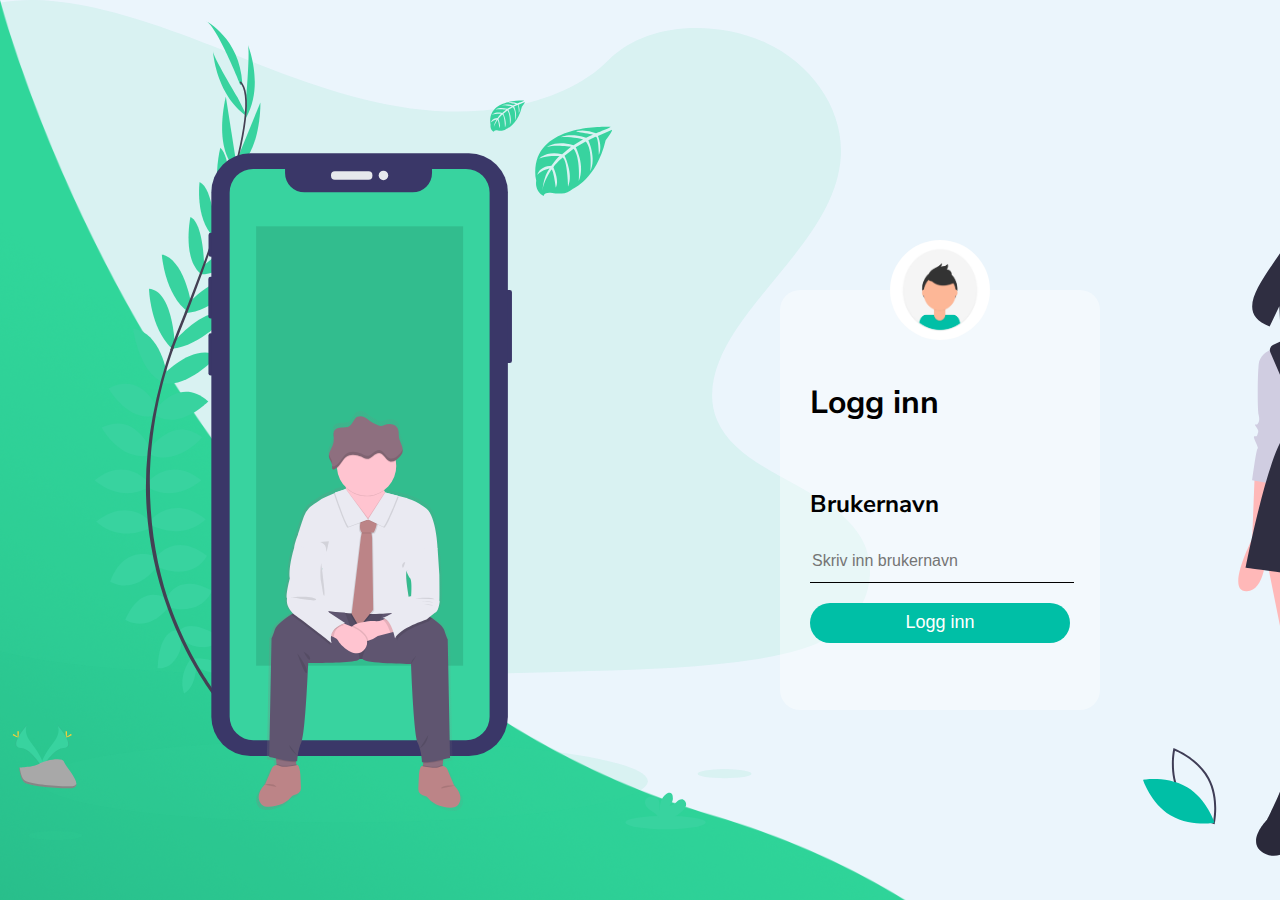
<file: index.html>
<!DOCTYPE html>
<html lang = "en">
<head>
    <title>FLINK | Innlogging</title>
    <meta charset = "utf-8">
    <link rel="stylesheet" type="text/css" href="css/login.css">
    <link rel="icon" href="favicon.ico" type="image/x-icon"/>
    <style>
        @import url('https://fonts.googleapis.com/css2?family=Nunito+Sans:ital@1&family=Roboto:ital,wght@1,500&display=swap');
    </style>
    <script>
    function passvalues()
        {
            var firstname=document.getElementById("txt").value;
            localStorage.setItem("textvalue",firstname);
            return false;
        }
    </script>
</head>
<body>
    <div id="loginMain">
        <div>
            <img src="./images/bg1.svg" alt="picture of man sitting in phone" class="bgdude">
        </div>
        <div>
            <img src="./images/collabpeeps2.svg" alt="picture of people collaborating" class="collabpeeps">
        </div>
        <div class="loginbox">
            <img src="./images/profilepic.png" alt="autogenerated profile picture avatar" class="avatar">
            <h1>Logg inn</h1>
            <br>
                
            <form action="home.html">
                <h2>Brukernavn</h2>
                <input type="text" id="txt" placeholder="Skriv inn brukernavn" required>
                <input type="Submit" class="button" value="Logg inn" onclick="passvalues();">
            </form>
        </div>
        </div>
    </body>
</html>
</file>
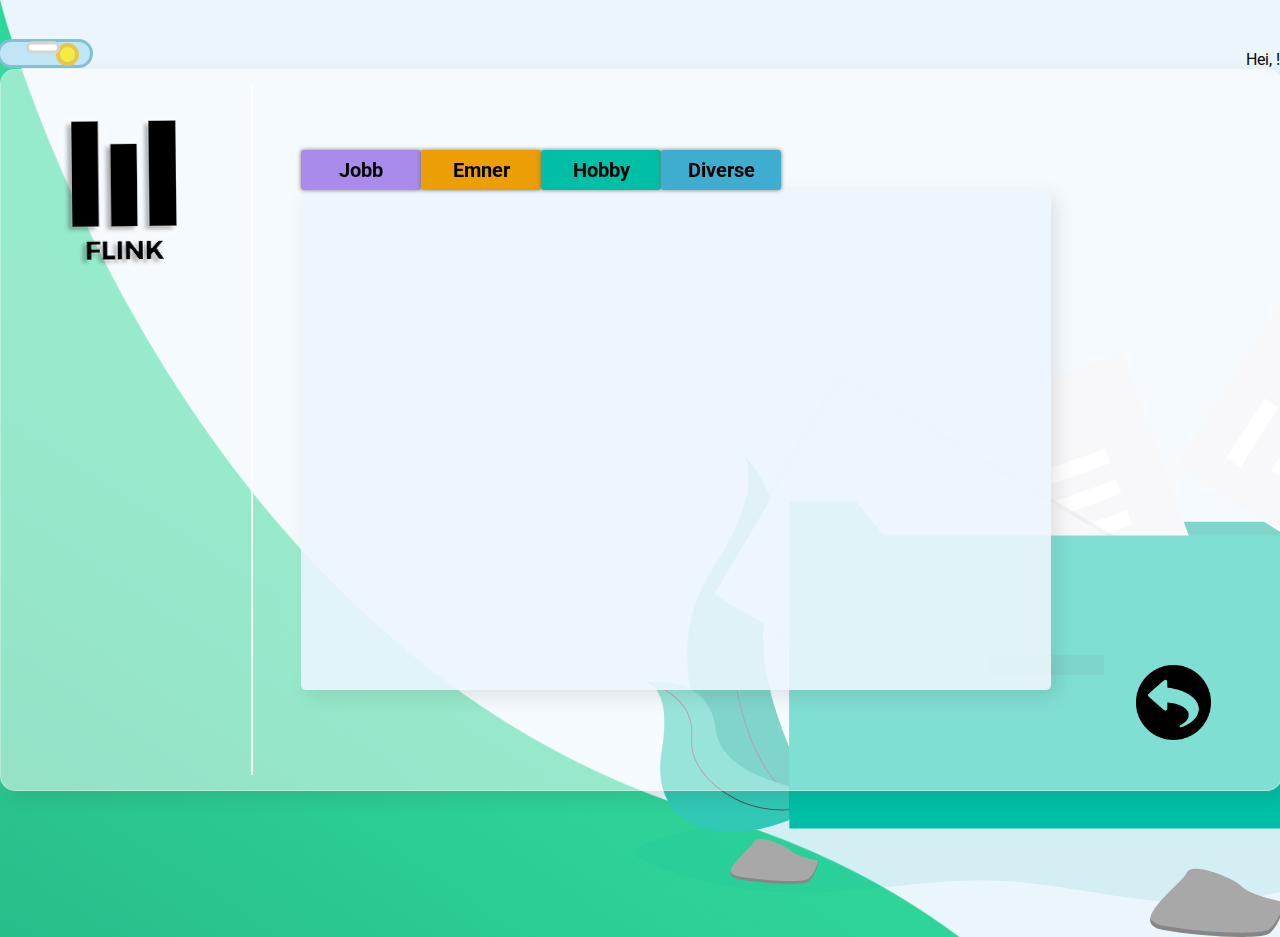
<file: archive.html>
<!DOCTYPE html>
<html lang="en">
<head>
    <meta charset="UTF-8">
    <meta name="viewport" content="width=device-width, initial-scale=1.0">
    <title>Flink arkiv</title>
    <link rel="shortcut icon" type="image/png" href="./images/favicon_sort.png">
    <link rel="stylesheet" href="css/archiveStyle.css" type="text/css">
    <link href="https://fonts.googleapis.com/css2?family=Roboto&display=swap" rel="stylesheet">
    <style>
        @import url('https://fonts.googleapis.com/css2?family=Nunito+Sans:ital@1&family=Roboto:ital,wght@1,500&display=swap');
    </style>
</head>
<body onload="renderArchive()">
    <!-- Container for user-information / on top of main-container  -->
    <div id = "participant-bar">
        <!--User-name from login-page -->
       Hei, <span id="result"></span>!
        <script>
        document.getElementById("result").innerHTML=localStorage.getItem("textvalue");
        </script>
    </div>
    <!-- Main container -->
    <section id="archiveSec">
        <!-- Background image man-->
        <img src="./images/filingarchive.svg" alt="man filing papers" class="filing">
        <!-- Darkmode button -->
        <div class="wrapper" onclick="toggleDarkArchive()" id="darkmodeBtn">
            <div class="toggle">
              <input class="toggle-input" type="checkbox" />
              <div class="toggle-bg"></div>
              <div class="toggle-switch">
                <div class="toggle-switch-figure"></div>
                <div class="toggle-switch-figureAlt"></div>
              </div>  
            </div>
          </div>

        <div id="archiveLogoContainer">
            <img src = "./images/flink_logo_sort_smol.png" id = "logoImage" alt = "The websites logo image in black, transparant with the text 'Flink'">
          </div>

        <!-- Vertical line to divide main page -->
        <div class="verticalLine2"> </div>

        <!-- Output containers: work, subjects, hobby and various -->
        <div id="aOverviewOne" class="archiveOverview">
            <div id="archivedWork"></div>
        </div>
        <div id="aOverviewTwo" class="archiveOverview">
            <div id="archivedSubject"></div>
        </div>
        <div id="aOverviewThree" class="archiveOverview">
            <div id="archivedHobby"></div>
        </div>
        <div id="aOverviewFour" class="archiveOverview">
            <div id="archivedVarious"></div>
        </div>

        <!-- Logo presenting information -->
        <a href="home.html">
            <img src="./images/returnImg.png" alt="Image of an arrow representing jumping back to the main page" id="returnImage">
        </a>
        
        <!-- Tabs to switch between output-divs -->
        <input id="archiveBtnOne" type="button" value="Jobb" class="archiveBtns">
        <input id="archiveBtnTwo" type="button" value="Emner" class="archiveBtns">
        <input id="archiveBtnThree" type="button" value="Hobby" class="archiveBtns">
        <input id="archiveBtnFour" type="button" value="Diverse" class="archiveBtns">
    </section>
    
    <script src="scripts/archive.js"></script>
    <script src = "scripts/archiveOverview.js"></script>
    <script src ="scripts/archiveDarkmode.js"></script>
</body>
</html>
</file>
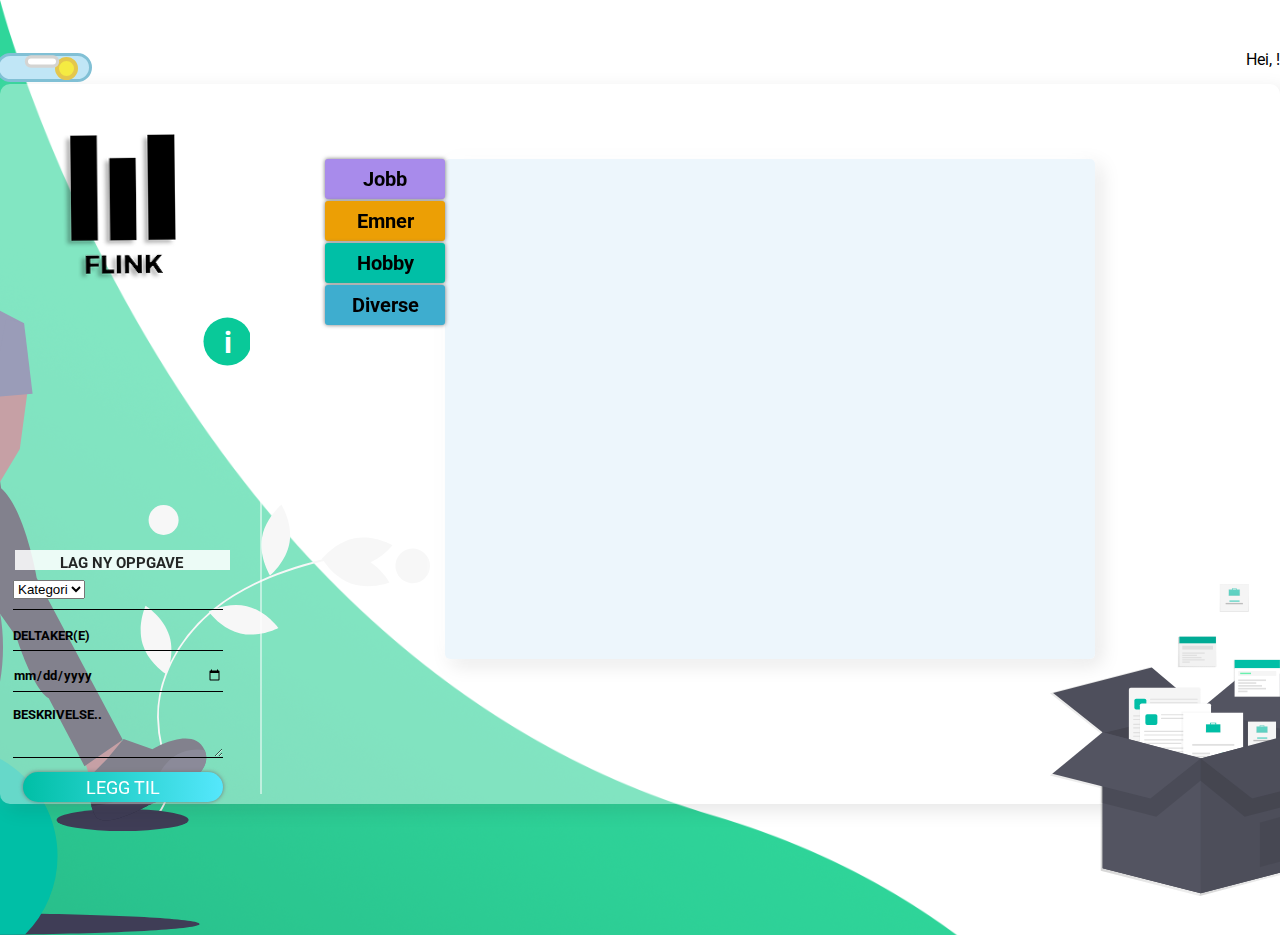
<file: home.html>
<!DOCTYPE html>
<html lang="en">
<head>
    <title>Flink</title>
    <meta charset = "utf-8">
    <link rel="shortcut icon" type="image/png" href="./images/favicon_sort.png">
    <link href = "css/indexStyle.css" type = "text/css" rel = "stylesheet">
    <link href="https://fonts.googleapis.com/css2?family=Roboto&display=swap" rel="stylesheet">
    <style>
        @import url('https://fonts.googleapis.com/css2?family=Nunito+Sans:ital@1&family=Roboto:ital,wght@1,500&display=swap');
    </style>
</head>
<body>
    <!-- Container for user-information / on top of main-container  -->
    <div id = "participant-bar">
        <!-- User-name from login-page -->
       Hei, <span id="result"></span>!
        <script>
        document.getElementById("result").innerHTML=localStorage.getItem("textvalue");
        </script>
    </div>

    <!-- Main container -->
    <section id = "mainview">
        <!-- Background image -->
    <img src="./images/pullrequest.svg" alt="man pulling up arrow" id="pullx">
        <!-- Darkmode button -->
        <div class="wrapper" onclick="toggleDark()" id="darkmodeBtn">
            <div class="toggle">
              <input class="toggle-input" type="checkbox" />
              <div class="toggle-bg"></div>
              <div class="toggle-switch">
                <div class="toggle-switch-figure"></div>
                <div class="toggle-switch-figureAlt"></div>
              </div>  
            </div>
        </div>
         <!-- Help section -->
         <!--<h1 id="helpChar">i</h1>-->
         <div class="helpBtn">
            <div class="innerHelp">
                <span id ="helpChar">i</span>
                <p id="helpP">
                    <strong>Instruksjoner:</strong><br><br>
                    Fyll skjema nederst til venstre for å opprette en oppgave<br><br>
                    Oppgaven vil bli lagt under riktig kategori<br><br>
                    Når oppgaven er blitt utført kan du trykke på ferdig-knappen for å endre status<br><br>
                    Om du ønsker å arkivere oppgavene, kan du dra dem ned til arkiv-ikonet<br><br>
                    Ved å trykke på arkiv-ikonet vil du kunne få en oversikt over alle arkiverte oppgaver
                </p>
            </div>
        </div>
        <!-- User-input form -->
        <form onsubmit = "addTask(event)">
        <section id = "formInput">
            <section class = "form-input">
                <!-- User-input form categories -->
                <select id = "category" name = "category">
                    <option value = "categories">Kategori</option>
                    <option value = "work">Jobb</option>
                    <option value = "subjects">Emner</option>
                    <option value = "hobby">Hobby</option>
                    <option value = "various">Diverse</option>
                </select>
            </section>
            <!-- User-input fields -->
            <div>
                <input name = "participant" type = "text" class = "form-input" placeholder = "DELTAKER(E)" required>
            </div>
            <div>
                <input name = "duetime" type = "date" class = "form-input" required>
            </div>
            <div>
                <textarea name = "description" id = "form-desc" placeholder = "BESKRIVELSE.." required></textarea>
            </div>
            <div>
                <input type = "submit" id = "submitBtn" value = "Legg til"/>
            </div>
        </section>
        </form>
        <!-- Hyperlink (image) to archive -->
        <div>
            <a href="archive.html">
                <img src="./images/archiveboxday.svg" draggable="false" data-draggable="target" id="transportToArchivePic" alt="Image representing an archive box. Takes the user to thier archive page">
            </a>
        </div>
        <!-- Logo presenting information -->
        <div id="infoBubbleBorder"></div>
        <pre id="infoBubble">LAG NY OPPGAVE</pre>
        <div id="logoContainer">
          <img src = "./images/flink_logo_sort_smol.png" id = "logoImage" alt = "The websites logo image in black, transparant with the text 'Flink'">
        </div>
        <!-- Vertical line to divide main page -->
        <div class="verticalLine"> </div>
        <!-- Output containers: work, subjects, hobby and various -->
        <div id="overviewOne" class="taskOverview">
            <div id = "combinedOutput" data-draggable="dragtarget"></div> 
        </div>
        <div id="overviewTwo" class="taskOverview">
            <div id = "combinedOutput2" data-draggable="dragtarget"></div> 
        </div>
        <div id="overviewThree" class="taskOverview">
            <div id = "combinedOutput3" data-draggable="dragtarget"></div> 
        </div>
        <div id="overviewFour" class="taskOverview">
            <div id = "combinedOutput4" data-draggable="dragtarget"></div> 
        </div>

        <!-- Tabs to switch between output-divs -->
        <input id="taskBtnOne" type="button" value="Jobb" class="taskBtns">
        <input id="taskBtnTwo" type="button" value="Emner" class="taskBtns">
        <input id="taskBtnThree" type="button" value="Hobby" class="taskBtns">
        <input id="taskBtnFour" type="button" value="Diverse" class="taskBtns">
    </section>

    <script src = "scripts/addTask.js"></script>
    <script src = "scripts/dragAndDrop.js"></script>
    <script src = "scripts/taskOverview.js"></script>
    <script src = "scripts/indexDarkmode.js"></script>
    </body>
</html>
</file>
<file: css/login.css>
body{
    margin: 0;
    padding: 0;
    background: url(../images/wave1.png);
    background-color: #ebf5fc;
    background-size: cover;
    font-family: 'Nunito Sans', sans-serif;
}

#loginMain{
    position: relative;
    width: 1280px;
    height: 720px;
}

.bgdude {
    position: absolute; 
    height: auto;
    width: auto;
    top: auto;
    left: -140px;
}

.collabpeeps {
    position: absolute; 
    height: auto;
    width: auto;
    top: 50px;
    bottom: 10px;
    left: 1143px;
}


.loginbox{
    width: 320px;
    height: 420px;
    background: rgba(255, 255, 255, 0.4);
    color: #000000;
    top: 500px;
    left: 940px;
    position: absolute;
    transform: translate(-50%,-50%);
    box-sizing: border-box;
    padding: 70px 30px;
    border-radius: 20px; 
}

.avatar{
    width: 100px;
    height: 100px;
    border-radius: 50%;
    position: absolute;
    top: -50px;
    left: calc(50% - 50px);
}

.h1{
    
    margin: 0;
    Padding: 0 0 20px;
    text-align: center;
    font-size: 22px;
    
}

.loginbox p{
    margin: 0;
    padding: 0;
    font-weight: bold;
    
}

.loginbox input{
    width: 100%;
    margin-bottom: 20px;
}

/* Username field*/
.loginbox input[type="text"] 
{
    border: none;
    border-bottom: 1px solid #000000;
    background: transparent;
    outline: none;
    height: 40px;
    color: #000000;
    font-size: 16px;
}

/* login button */
.loginbox input[type="submit"] 
{
    border: none;
    outline: none;
    height: 40px;
    background: #00BFA6;
    color: #fff;
    font-size: 18px;
    border-radius: 20px; 
    
}

.loginbox input[type="submit"]:hover

{
    cursor: pointer;
    background: #ffc107;
    color: #000;
}

.loginbox a{
    text-decoration: none;
    font-size: 12px;
    line-height: 20px;
    color: darkgray;
}

.loginbox a:hover
{
    color: #ffc107;
    
}
</file>
<file: css/archiveStyle.css>
/* General margin & padding on page*/
* {
    margin: 0;
    padding: 0; 
}

/* Body settings */
body{
    margin: 0;
    padding: 0;
    background: url(../images/wave1.png);
    background-color: #ebf5fc;
    background-size: cover;
    font-family: 'Nunito Sans', sans-serif;

}

/* Main container */
#archiveSec{
    width: 1280px;
    height: 720px;
    margin: 0 auto;
    position: relative;
    border: 1px rgb(255, 255, 255, 0.3) solid;
    background: rgba(255, 255, 255, 0.5);
    border-width: 1px;
    border-radius: 15px;
    box-shadow: -6px -6px 20px rgba(255,255,255,0.1),
                6px 6px 20px rgba(0,0,0,0.1);
    font-family: 'Roboto', sans-serif;
}

/* Main page task overview */
.archiveOverview {
    width: 750px;
    height: 500px;
    position: absolute;
    border:none;
    box-shadow: -6px -6px 20px rgba(255,255,255,0.1),
                6px 6px 20px rgba(0,0,0,0.1);
    top: 120px;
    left: 300px;
    border-radius: 5px;
    font-family: 'Roboto', sans-serif;
    background-color:rgb(235,245,252, 0.9);
}

#aOverviewOne{
    display: block;
}

#aOverviewTwo{
    display: none;
}

#aOverviewThree{
    display: none;
}

#aOverviewFour{
    display: none;
}

/* Top section bar */
#participant-bar {
    width: 1280px;
    margin: 0 auto;
    text-align: right;
    margin-top: 50px;
    font-family: 'Roboto', sans-serif;
}

/* Hyperlink logo to main-page */
#returnImage {
    position: absolute;
    top: 595px;
    left: 1135px;
    width: 75px;
    z-index: 1;
}

#returnImage:hover {
    filter:drop-shadow(0px 0px 50px 
    rgb(0, 0, 0));
    transform: scale(1.15);
}


/* Archive task buttons */
.archiveBtns{
    position: absolute;
    width: 120px;
    height: 40px;
    border: none;
    filter:drop-shadow(0px 0px 2px 
     rgb(117, 117, 117));
    margin-top: 80px;
    font-weight: bold;
    text-align: center;
    font-size: 20px;
    font-family: 'Roboto', sans-serif;
    border-radius: 3px;
}

#archiveBtnOne{
    margin-left: 300px;
    background-color: #A88BEB;
}

#archiveBtnOne:hover{
    transform: scale(1.1);
    z-index: 1;
}

#archiveBtnTwo{
    margin-left: 420px;
    background-color: #EC9F05;

}

#archiveBtnTwo:hover{
    transform: scale(1.1);
    z-index: 1;
}

#archiveBtnThree{
    margin-left: 540px;
    background-color: #00BFA6;
}

#archiveBtnThree:hover{
    transform: scale(1.1);
    z-index: 1;
}

#archiveBtnFour{
    margin-left: 660px;
    background-color: #3EADCF;
}

#archiveBtnFour:hover{
    transform: scale(1.1);
    z-index: 1;
}

/* Vertical line dividing main page */
.verticalLine2 {
    position: absolute;
    border-left: 2px solid rgb(255, 255, 255, 0.9);
    height: 690px;
    margin-left: 250px;
    margin-top: 15px;
    margin-bottom: 15px;
}

/* Page logo image */
#archiveLogoContainer {
    position: absolute;
    margin-right: 50px;
    align-content: center;
    width: 180px;
    margin-top: 32px;
    margin-left: 40px;
    animation: logoFade 3s alternate;
}

@keyframes logoFade{
    0%{
        opacity: 0%;
    }
    100%{
        opacity: 100%;
    }
}

/* Darkmode button */
.wrapper{
    position: absolute;
    margin-top: -72px;
    margin-left: -50px;
    width: 14px;
    height: 7px;
    padding-top: 40px;
    text-align: center;
}

.dark-mode{
    background: url(../images/wave2dark.png);
    background-size: cover;
    color: rgb(255, 255, 255);
}

/* Day State */
.toggle {
    position: relative;
    display: inline-block;
    width: 80px;
    margin-left: 50px;
    padding: 5px;  
    border-radius: 40px;
}
  
.toggle:before,
.toggle:after {
    content: '';
    display: table;
}
  
.toggle:after {
    clear: both;
}
  
.toggle-bg {
    position: absolute;
    top: 1px;
    left: -4px;
    width: 100%;  
    height: 70%;
    background-color: #C0E6F6;
    border-radius: 40px;
    border: 3px solid #81C0D5;
    transition: all .1s cubic-bezier(0.250, 0.460, 0.450, 0.940);
}
  
.toggle-input {
    position: absolute;
    top: 0;
    left: 0;
    width: 100%;  
    height: 100%;
    border: 1px solid red;
    border-radius: 40px;
    z-index: 2;
    opacity: 0;
}
  
.toggle-switch {
    position: relative;
    width: 15px;
    height: 15px;
    margin-left: 50px;
    background-color: #F5EB42;
    border: 4px solid #E4C74D;
    border-radius: 50%;
    transition: all .1s cubic-bezier(0.250, 0.460, 0.450, 0.940);
}
  
.toggle-switch-figure {  
    position: absolute;
    bottom: -1px;
    left: -60px;
    display: block;
    width: 70px;
    height: 15px;
    border: 8px solid #D4D4D2;
    border-radius: 20px;  
    background-color: #fff;
    transform: scale(0.4);
    transition: all .12s cubic-bezier(0.250, 0.460, 0.450, 0.940);
}
  
.toggle-switch-figureAlt {
    box-shadow: 
    42px -7px 0 -3px #FCFCFC,
    75px -10px 0 -3px #FCFCFC,
    54px 4px 0 -4px #FCFCFC,
    83px 7px 0 -2px #FCFCFC,
    63px 18px 0 -4px #FCFCFC,
    44px 28px 0 -2px #FCFCFC,
    78px 23px 0 -3px #FCFCFC;
    transition: all .12s cubic-bezier(0.250, 0.460, 0.450, 0.940);
    transform: scale(0);
}

/* Night State */
.toggle-input:checked ~ .toggle-switch {
    margin-left: 0;
    border-color: #DEE1C5;
    background-color: #FFFDF2;
}
  
.toggle-input:checked ~ .toggle-bg {
    background-color: #484848;
    border-color: #202020;
}
  
.toggle-input:checked ~ .toggle-switch .toggle-switch-figure {
    margin-left: 40px;
    opacity: 0;
    transform: scale(0.1);
}
  
.toggle-input:checked ~ .toggle-switch .toggle-switch-figureAlt {
    transform: scale(1);
}

/*Black line that seperates outputs*/
#hLine{
    height: 3px;
    background-color: black;
    border: none;
}
/*man filing papers img*/
.filing{
    position: absolute; 
    height: auto;
    width: auto;
    top: 180px;
    left: 635px;
    z-index: -1;
}
</file>
<file: css/indexStyle.css>
/* General margin & padding on page*/
* {
    margin: 0;
    padding: 0; 
}

/* Body settings */
body{
    margin: 0;
    padding: 0;
    background: url(../images/wave1.png);
    background-size: cover;
    font-family: 'Roboto', sans-serif;
}

/* Help section */
.innerHelp {
    position: absolute;
    background: rgb(9, 201, 153);
    padding: 1em;
    border-radius: 10px;
    width: 250px;
    left: -32px;
    margin-top: 230px;
    clip-path: circle(7% at 92% 7%);
    transition: all .5s ease-in-out;
    cursor: pointer;
    z-index: 3;
}

.innerHelp:hover {
    clip-path: circle(75%);
    background: #00B6FF;
}

#helpId {
    color: white;
    font-size: .8rem;
}

#helpChar {
    float: right;
    color: white;
    font-size: 30px;
    left: 8px;
    top: -5px;;
    font-weight: bold;
    transition: color .5s;
    position: relative;
    margin-right: 4%;
}

.innerHelp:hover #helpChar {
    color: rgba(255,255,255,0)
}

/* Main container */
#mainview {
    width: 1280px;
    height: 720px;
    position: relative;
    background: rgba(255, 255, 255, 0.4);
    box-shadow: -6px -6px 20px rgba(255,255,255,0.1),
                6px 6px 20px rgba(0,0,0,0.1);
    margin: 0 auto;
    border-radius: 10px;
    font-family: 'Roboto', sans-serif;
}

/* User Input form */
#formInput {
    width: 220px;
    height: 220px;
    position: absolute;
    border: none;
    margin-top: 490px;
    margin-left: 13px;
    border-radius: 5px;
    font-family: 'Roboto', sans-serif;
}

.form-input {
    width: 210px;
    height: 30px;
    margin-left: 0px;
    margin-top: 5px;
    margin-bottom: 5px;
    border: none;
    border-bottom: 1px solid #000000;
    background: transparent;
    font-weight: bold;
    outline: none;
    font-family: 'Roboto', sans-serif;
}
::placeholder {
    color: black;
    opacity: 1;
  }

#form-desc {
    width: 210px;
    height: 50px;
    margin-left: 0px;
    margin-top: 10px;
    margin-bottom: 10px;
    border: none;
    color: black;
    border-bottom: 1px solid #000000;
    background: transparent;
    font-weight: bold;
    outline: none;
    font-family: 'Roboto', sans-serif;
}


#submitBtn {
    width: 200px;
    height: 30px;
    background:linear-gradient(90deg,#00BFA6,#55e7fc);
    color: #fff;
    filter:drop-shadow(0px 0px 2px 
     rgb(117, 117, 117));
    border: none;
    outline: none;
    text-transform: uppercase;
    font-size: 18px;
    margin-left: 10px;
    border-radius: 20px;
    font-family: 'Roboto', sans-serif;
}
#submitBtn:hover{
    transform: scale(1.1);
    z-index: 1;
}

/* Vertical line dividing main page */
.verticalLine {
    border-left: 2px solid rgb(255, 255, 255, 0.5);
    height: 710px;
    margin-left: 260px;
    margin-top: 15px;
    margin-bottom: 15px;
}

/* Top section bar */
#participant-bar {
    width: 1280px;
    margin: 0 auto;
    text-align: right;
    margin-top: 50px;
    font-family: 'Roboto', sans-serif;
}

/* Main page logo */
#logoContainer {
    position: absolute;
    margin-right: 50px;
    align-content: center;
    width: 180px;
    margin-top: 32px;
    margin-left: 40px;
    animation: logoFading 3s alternate;
}

@keyframes logoFading{
    0%{
        opacity: 0%;
    }
    100%{
        opacity: 100%;
    }
}

/* Information bubble */
#infoBubble{
    position: absolute;
    text-align: center;
    font-weight: bold;
    font-size: 15px;
    font-family: 'Roboto', sans-serif;
    top: 470px;
    left: 60px;
    opacity: 85%;
    animation: bubbleFade2 4s alternate;
}

#infoBubbleBorder{
    position: absolute;
    width: 215px;
    height: 20px;
    top: 466px;
    left: 15px;
    /*border: 2.2px rgb(0, 0, 0) solid;*/
    /*border-radius: 6px;*/
    background: white;
    animation: bubbleFade2 3s alternate;
    opacity: 85%;
}

@keyframes bubbleFade2{
    0%{
        opacity: 0%;
    }
    100%{
        opacity: 85%
    }
}

/* Main page task overview */
.taskOverview{
    position: absolute;
    width: 650px;
    height: 500px;
    box-shadow: -6px -6px 20px rgba(255,255,255,1),
                6px 6px 20px rgba(0,0,0,0.1);
    margin-top: -650px;
    margin-left: 445px;
    overflow: hidden;
    border-radius: 5px;
    font-family: 'Roboto', sans-serif;
    background-color:rgb(235,245,252, 0.9);
}

#overviewOne{
    display: block;
}

#overviewTwo{

    display: none;
}

#overviewThree{
    display: none;
}

#overviewFour{
    display: none;
}

/* Main page task buttons */
.taskBtns{
    position: absolute;
    width: 120px;
    height: 40px;
    background: #ebf5fc;
    border:none;
    /*border: solid 1px rgb(0, 0, 0);*/
    margin-left: 325px;
    font-weight: bold;
    text-align: center;
    font-size: 20px;
    font-family: 'Roboto', sans-serif;
    border-radius: 3px;
}

#taskBtnOne{
    margin-top: -650px;
    background-color: #A88BEB;
    filter:drop-shadow(0px 0px 2px 
     rgb(117, 117, 117));
}

#taskBtnOne:hover{
    transform: scale(1.1);
    z-index: 1;
}

#taskBtnTwo{
    margin-top: -608px;
    background-color: #EC9F05;
    filter:drop-shadow(0px 0px 2px 
    rgb(117, 117, 117));
}

#taskBtnTwo:hover{
    transform: scale(1.1);
    z-index: 1;
}

#taskBtnThree{
    margin-top: -566px;
    background-color: #00BFA6;
    filter:drop-shadow(0px 0px 2px 
    rgb(117, 117, 117));
}

#taskBtnThree:hover{
    transform: scale(1.1);
    z-index: 1;
}

#taskBtnFour{
    margin-top: -524px;
    background-color: #3EADCF;
    filter:drop-shadow(0px 0px 2px 
    rgb(117, 117, 117));
}

#taskBtnFour:hover{
    transform: scale(1.1);
    z-index: 1;
}

/* Hyperlink logo to archive */
#transportToArchivePic{
    position: absolute; 
    width: 300px;
    top: 500px;
    Bottom: 500px;
    left: 1050px;
}

#transportToArchivePic:hover {
    filter:drop-shadow(0px 0px 20px 
    rgb(0, 0, 0));
    transform: scale(1.1);
}

    #taskInnerHTML {
        background-color: rgb(255, 255, 255, 0.5);
        border: 1px solid rgb(255, 255, 255, 0.1);
        overflow: auto;
    }

/* Progress bar */
#myProgress {
    width: 100%;
    background-color: grey;
}
  
#myBar {
    width: 1%;
    height: 21px;
    background-color: rgb(235, 173, 42);
}

/* Darkmode button */
.wrapper{
    position: absolute;
    margin-top: -72px;
    margin-left: -50px;
    width: 14px;
    height: 7px;
    padding-top: 40px;
    text-align: center;
}

.dark-mode{
    background: url(../images/wave2dark.png);
    background-size: cover;
    color: rgb(255, 255, 255);
}

/* Day State */
.toggle {
    position: relative;
    display: inline-block;
    width: 80px;
    margin-left: 50px;
    padding: 5px;  
    border-radius: 40px;
}
  
.toggle:before,
.toggle:after {
    content: '';
    display: table;
}
  
.toggle:after {
    clear: both;
}
  
.toggle-bg {
    position: absolute;
    top: 1px;
    left: -4px;
    width: 100%;  
    height: 70%;
    background-color: #C0E6F6;
    border-radius: 40px;
    border: 3px solid #81C0D5;
    transition: all .1s cubic-bezier(0.250, 0.460, 0.450, 0.940);
}
  
.toggle-input {
    position: absolute;
    top: 0;
    left: 0;
    width: 100%;  
    height: 100%;
    border: 1px solid red;
    border-radius: 40px;
    z-index: 2;
    opacity: 0;
}
  
.toggle-switch {
    position: relative;
    width: 15px;
    height: 15px;
    margin-left: 50px;
    background-color: #F5EB42;
    border: 4px solid #E4C74D;
    border-radius: 50%;
    transition: all .1s cubic-bezier(0.250, 0.460, 0.450, 0.940);
}
  
.toggle-switch-figure {  
    position: absolute;
    bottom: -1px;
    left: -60px;
    display: block;
    width: 70px;
    height: 15px;
    border: 8px solid #D4D4D2;
    border-radius: 20px;  
    background-color: #fff;
    transform: scale(0.4);
    transition: all .12s cubic-bezier(0.250, 0.460, 0.450, 0.940);
}
  
.toggle-switch-figureAlt {
    box-shadow: 
    42px -7px 0 -3px #FCFCFC,
    75px -10px 0 -3px #FCFCFC,
    54px 4px 0 -4px #FCFCFC,
    83px 7px 0 -2px #FCFCFC,
    63px 18px 0 -4px #FCFCFC,
    44px 28px 0 -2px #FCFCFC,
    78px 23px 0 -3px #FCFCFC;
    transition: all .12s cubic-bezier(0.250, 0.460, 0.450, 0.940);
    transform: scale(0);
}

/* Night State */
.toggle-input:checked ~ .toggle-switch {
    margin-left: 0;
    border-color: #DEE1C5;
    background-color: #FFFDF2;
}
  
.toggle-input:checked ~ .toggle-bg {
    background-color: #484848;
    border-color: #202020;
}
  
.toggle-input:checked ~ .toggle-switch .toggle-switch-figure {
    margin-left: 40px;
    opacity: 0;
    transform: scale(0.1);
}
  
.toggle-input:checked ~ .toggle-switch .toggle-switch-figureAlt {
    transform: scale(1);
}

/*pull request dude img*/
#pullx {
    position: absolute; 
    height: auto;
    width: auto;
    top: 120px;
    bottom: 1px;
    right: 850px;
    z-index: -1;
}
</file>
